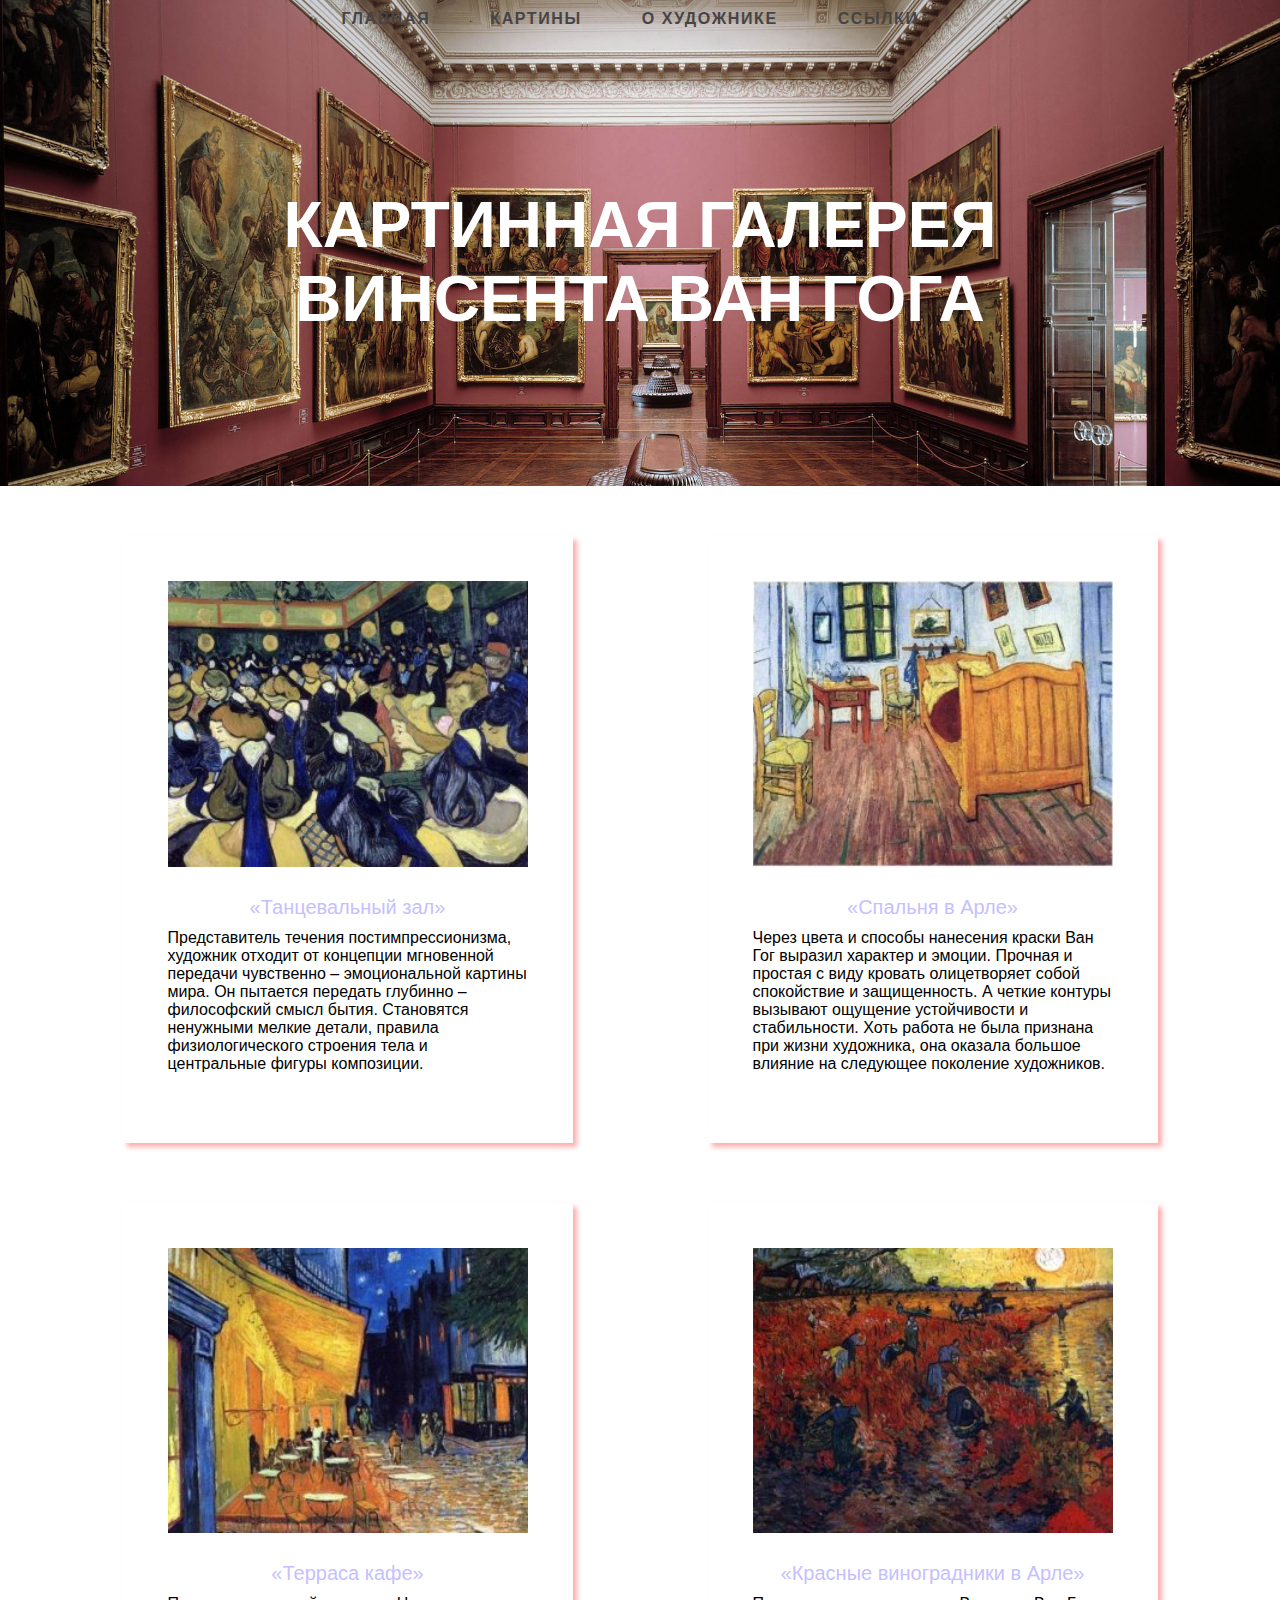
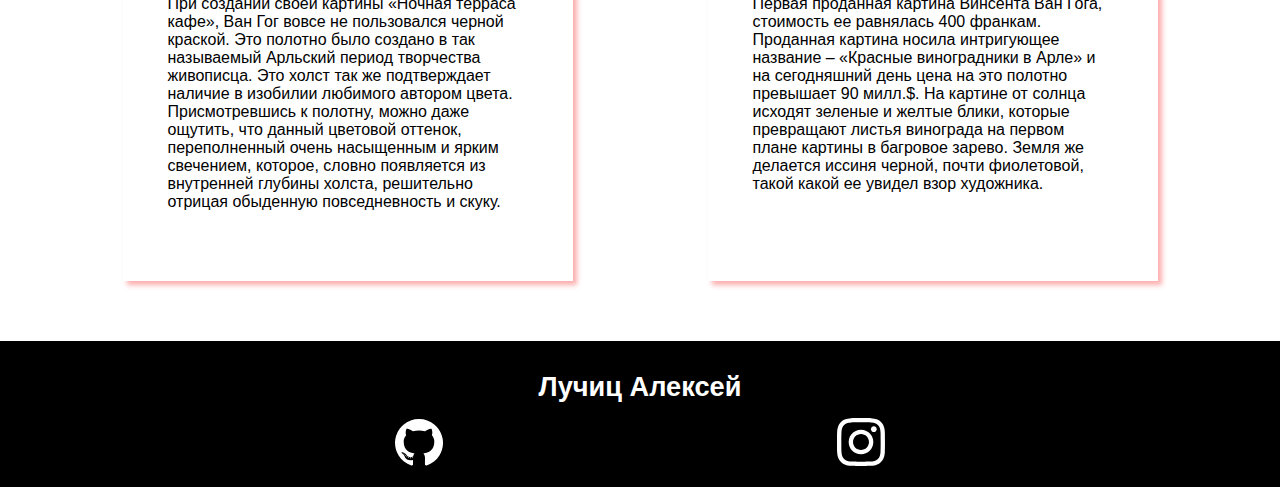
<file: index.html>
<!DOCTYPE html>
<html lang="ru">
<head>
	<meta charset="UTF-8">
	<title>Картинная галерея</title>
	<meta name="viewport" content="width=device-width, initial-scale=1, shrink-to-fit=no">
	<link rel="icon" href="img/favicon.png" type="image/x-icon">
	<link rel="shortcut icon" href="img/favicon.png" type="image/x-icon"> 
	<link rel="stylesheet" href="css/main.css">
</head>
<body>
	<header id="header" class="header">
		<div class="container">
			<div class="nav">
				<ul class="menu">
					<li>
						<a href="#">
							Главная
						</a>
					</li>
					<li>
						<a href="gallery.html">
							Картины
						</a>
					</li>
					<li>
						<a href="author.html">
							О художнике
						</a>
					</li>
					<li>
						<a href="#footer">
							Ссылки
						</a>
					</li>
				</ul>
				<button class="menu-open">
					<svg class="ham1" viewBox="0 0 100 100" width="50" onclick="this.classList.toggle('active')">
						<path class="top" d="m 30,33 h 40 c 0,0 9.044436,-0.654587 9.044436,-8.508902 0,-7.854315 -8.024349,-11.958003 -14.89975,-10.85914 -6.875401,1.098863 -13.637059,4.171617 -13.637059,16.368042 v 40" />
						<path class="middle" d="m 30,50 h 40" />
						<path class="bottom" d="m 30,67 h 40 c 12.796276,0 15.357889,-11.717785 15.357889,-26.851538 0,-15.133752 -4.786586,-27.274118 -16.667516,-27.274118 -11.88093,0 -18.499247,6.994427 -18.435284,17.125656 l 0.252538,40" />
					</svg>
				</button>
			</div>
			<div class="overlay">
				<h1 class="header-title"><b>Картинная галерея</b> <p> Винсента Ван Гога </p></h1>
			</div>
		</div>
	</header>
	<section id="about" class="about">
		<div class="container">
			<div class="card" >
				<img class="card-image" src="img/tanec.jpg" alt="Танцевальный зал">
				<h3 class="card-title"><a  class="next-page" href="gallery.html">«Танцевальный зал»</a></h3>
				<p class="card-text">Представитель течения постимпрессионизма, художник отходит от концепции мгновенной передачи чувственно – эмоциональной картины мира. Он пытается передать глубинно – философский смысл бытия. Становятся ненужными мелкие детали, правила физиологического строения тела и центральные фигуры композиции.
				</p>
			</div>
			<div class="card no-right-margin">
				<img class="card-image" src="img/spalnya.jpg" alt="Спальня в Арле">
				<h3 class="card-title"><a class="next-page" href="gallery.html">«Спальня в Арле»</a></h3>
				<p class="card-text">Через цвета и способы нанесения краски Ван Гог выразил характер и эмоции.
					Прочная и простая с виду кровать олицетворяет собой спокойствие и защищенность. А четкие контуры вызывают ощущение устойчивости и стабильности.
					Хоть работа не была признана при жизни художника, она оказала большое влияние на следующее поколение художников.</p>
			</div>
			<div class="card" >
				<img class="card-image" src="img/terasa.jpg" alt="Терраса кафе">
				<h3 class="card-title"><a class="next-page" href="gallery.html">«Терраса кафе»</a></h3>
				<p class="card-text">При создании своей картины «Ночная терраса кафе», Ван Гог вовсе не пользовался черной краской. Это полотно было создано в так называемый Арльский период творчества живописца. Это холст так же подтверждает наличие в изобилии любимого автором цвета.
					Присмотревшись к полотну, можно даже ощутить, что данный цветовой оттенок, переполненный очень насыщенным и ярким
					свечением, которое, словно появляется из внутренней глубины холста, решительно отрицая обыденную повседневность и скуку.</p>
			</div>
			<div class="card no-right-margin">
				<img class="card-image" src="img/mak.jpg" alt="Красные виноградники">
				<h3 class="card-title"><a class="next-page" href="gallery.html">«Красные виноградники в Арле»</a></h3>
				<p class="card-text">Первая проданная картина Винсента Ван Гога, стоимость ее равнялась 400 франкам.
					Проданная картина носила интригующее название – «Красные виноградники в Арле» и на сегодняшний день цена на это полотно превышает 90 милл.$. На картине от солнца исходят зеленые и желтые блики, которые превращают листья винограда на первом плане картины в багровое зарево. Земля же делается иссиня черной, почти фиолетовой, такой какой ее увидел взор художника.
				</p>
			</div>
		</div>
	</section>
	<footer id="footer" class="footer">
				<h4 class="footer-author">Лучиц Алексей</h4>
				<div class="social">
					<a class="social-git" target="_blank" href="https://github.com/ZXCghoul2009"><img src="img/Git.svg" alt="Github"></a>
					<a class="social-inst" target="_blank" href="https://www.instagram.com/imfuckingslave"><img src="img/Inst.svg" alt="Instagram"></a>
				</div>
	</footer>

	<script src="https://code.jquery.com/jquery-3.5.1.slim.min.js"></script>
	<script src="js/main.js"></script>
</body>
</html>
</file>
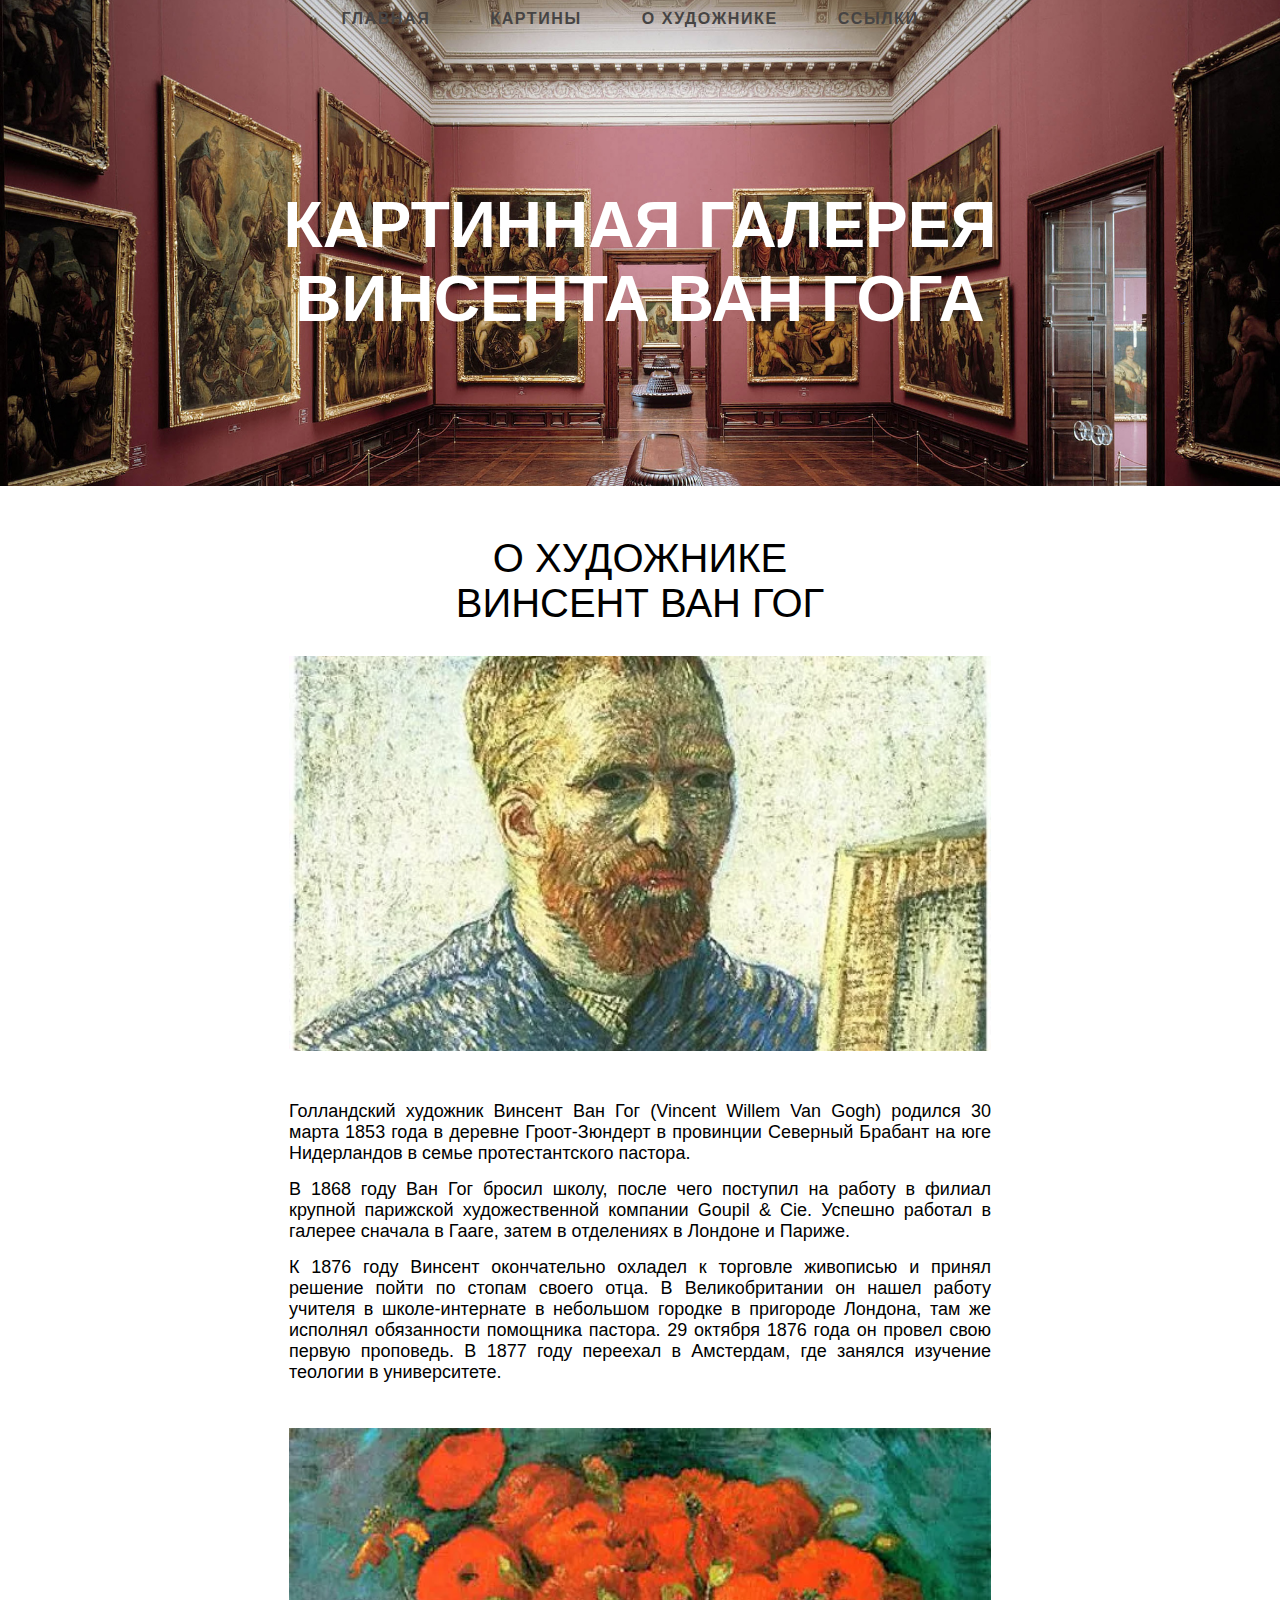
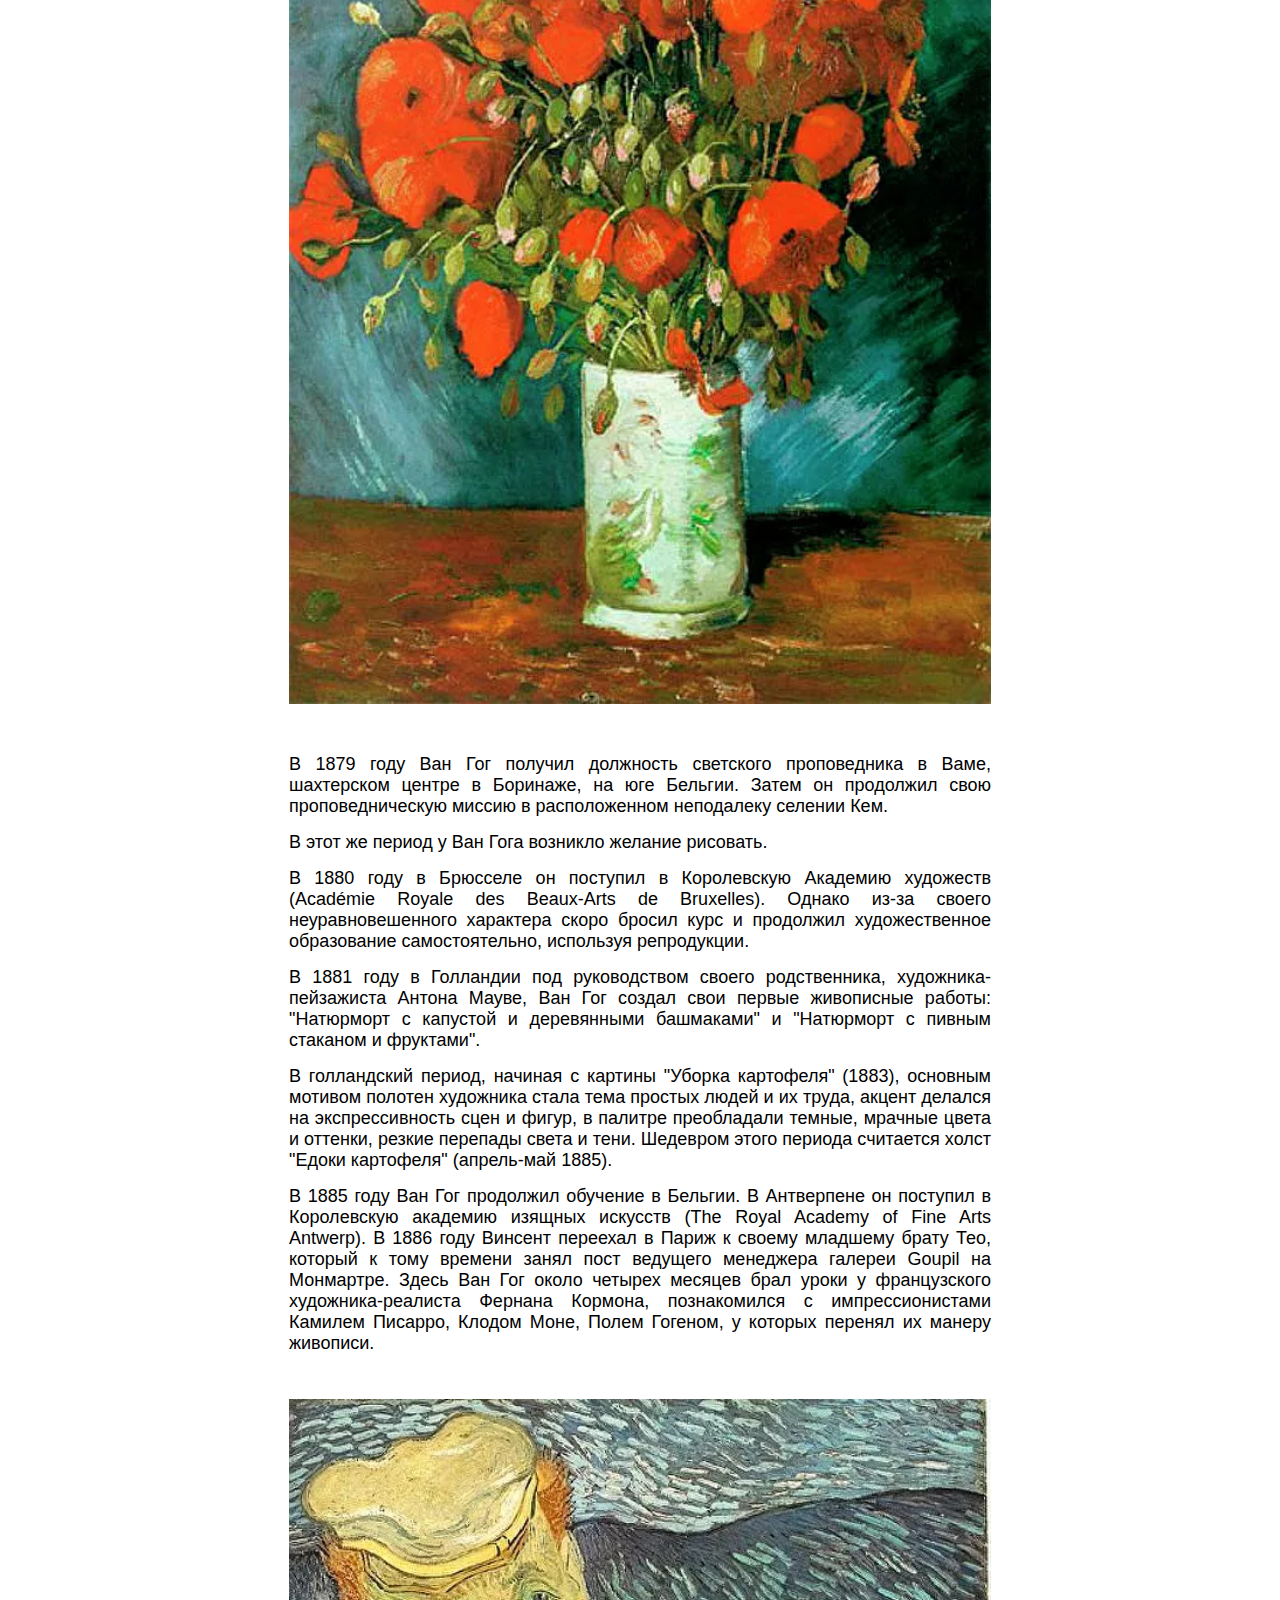
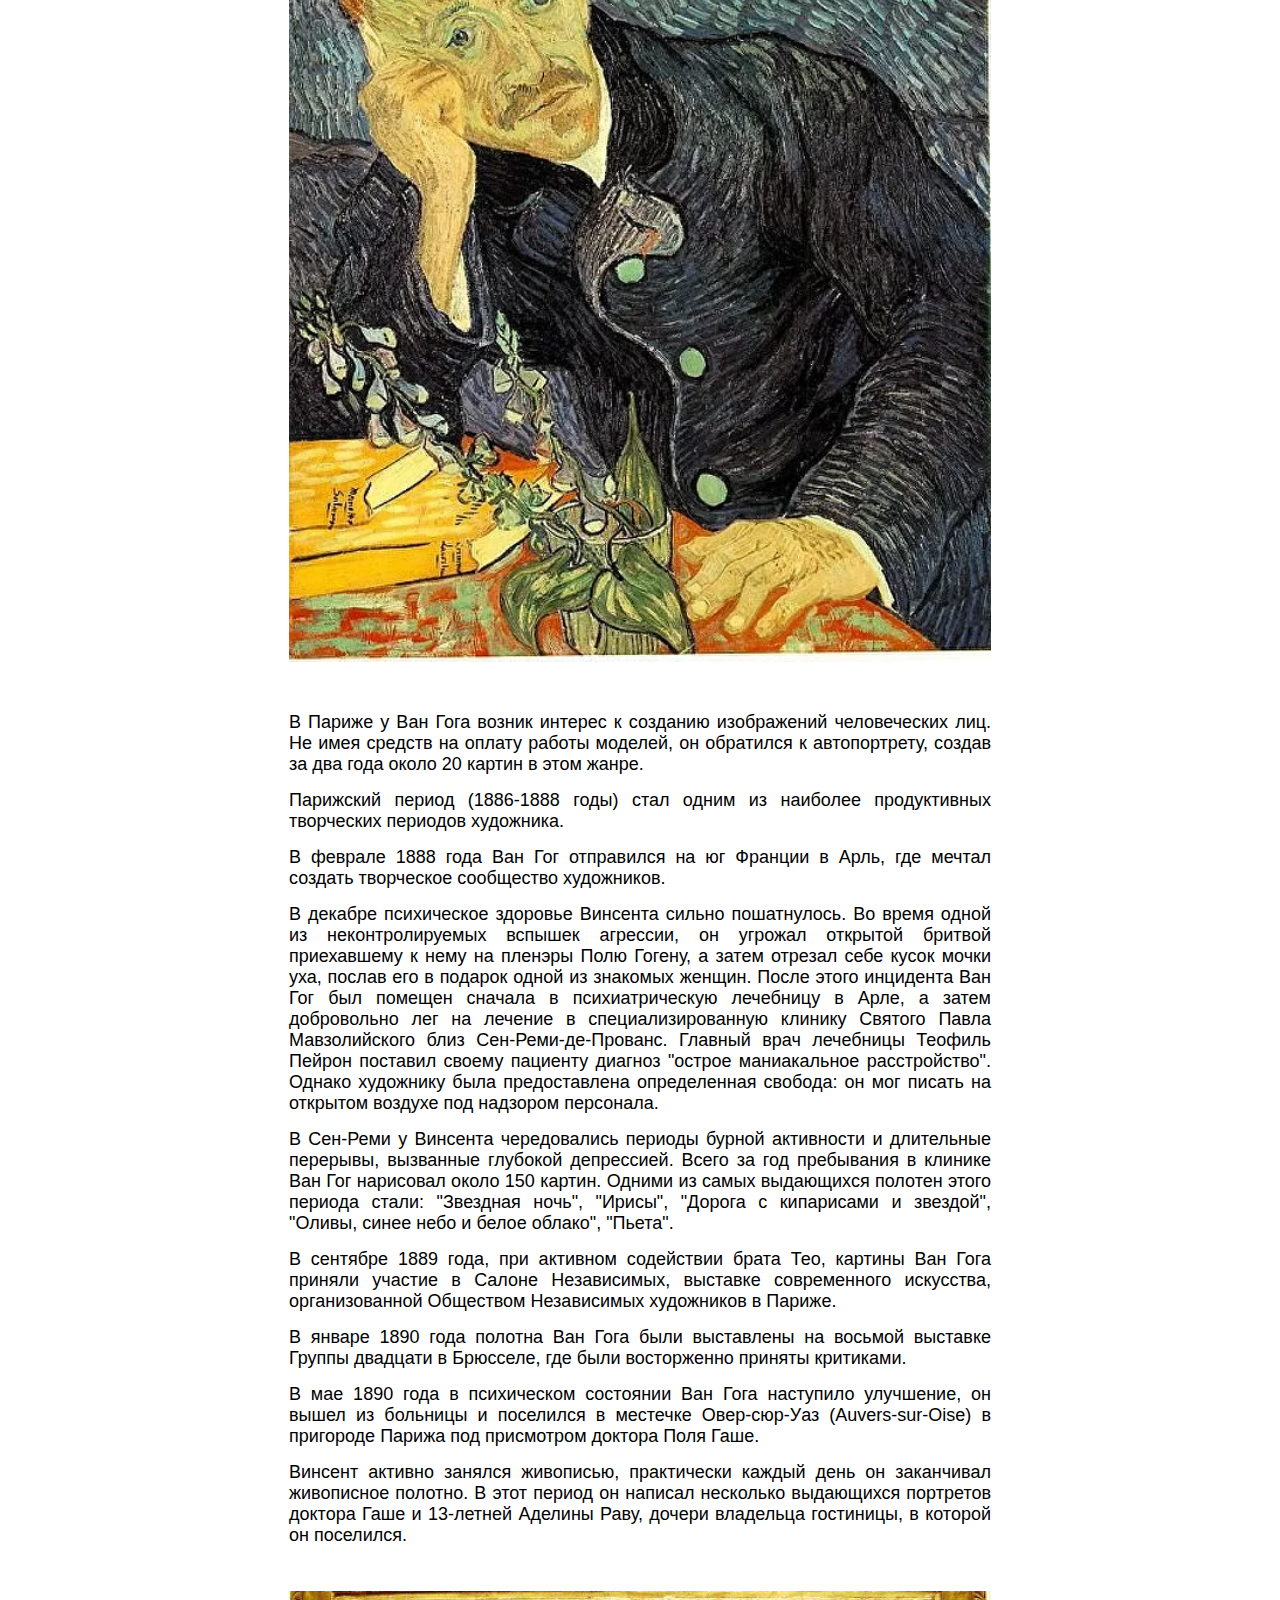
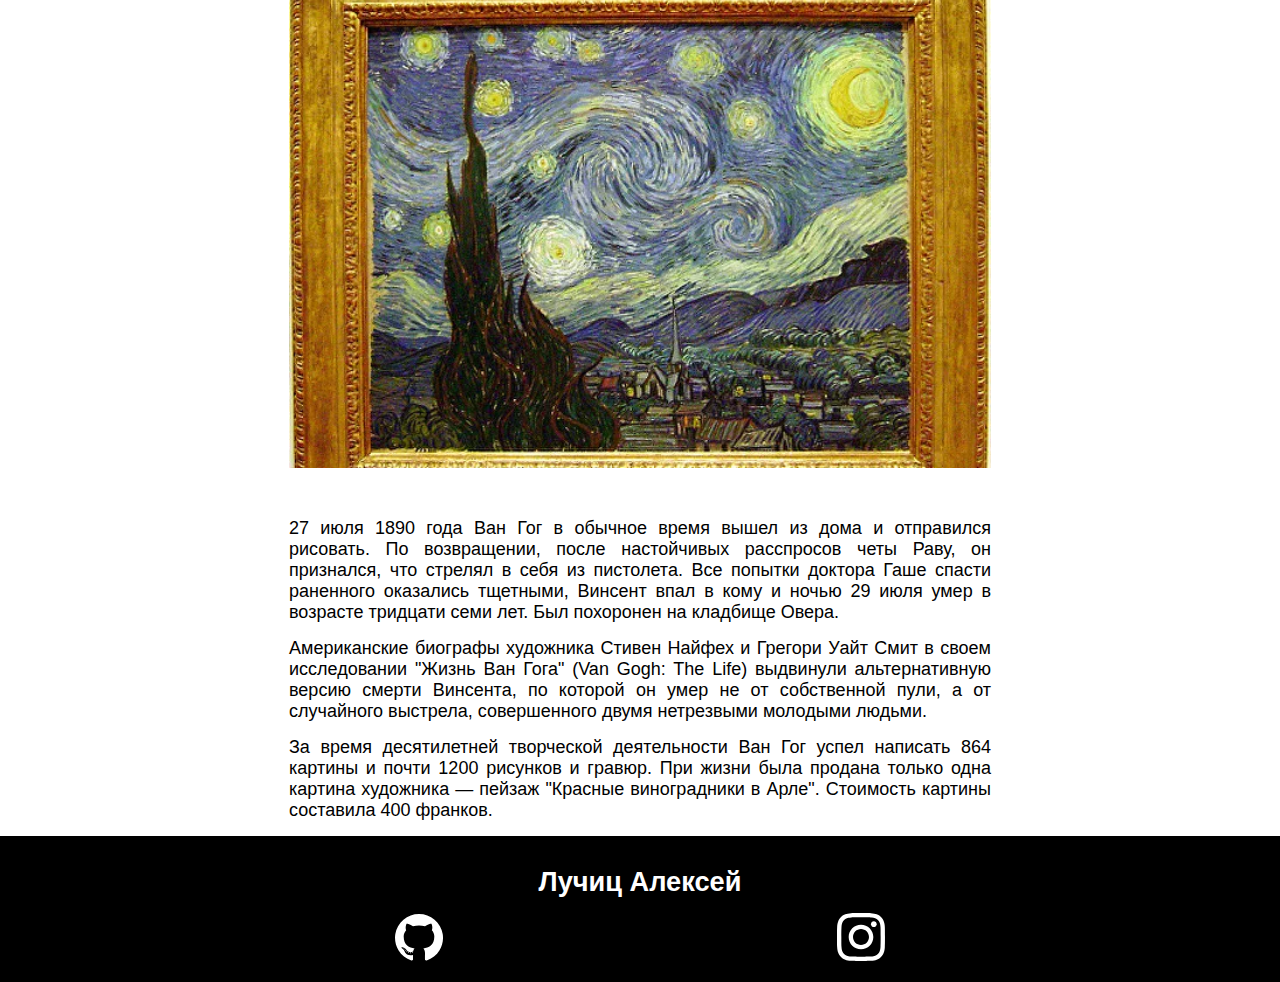
<file: author.html>
<!DOCTYPE html>
<html lang="ru">
<head>
    <meta charset="UTF-8">
    <title>О художнике</title>
    <meta name="viewport" content="width=device-width, initial-scale=1, shrink-to-fit=no">
    <link rel="icon" href="img/favicon.png" type="image/x-icon">
    <link rel="shortcut icon" href="img/favicon.png" type="image/x-icon">
    <link rel="stylesheet" href="css/main.css">
</head>
<body>
<header id="header" class="header">
    <div class="container">
        <div class="nav">
            <ul class="menu">
                <li>
                    <a href="index.html">
                        Главная
                    </a>
                </li>
                <li>
                    <a href="gallery.html">
                        Картины
                    </a>
                </li>
                <li>
                    <a href="#">
                        О художнике
                    </a>
                </li>
                <li>
                    <a href="#footer">
                        Ссылки
                    </a>
                </li>

            </ul>
            <button class="menu-open">
                <svg class="ham1" viewBox="0 0 100 100" width="50" onclick="this.classList.toggle('active')">
                    <path class="top" d="m 30,33 h 40 c 0,0 9.044436,-0.654587 9.044436,-8.508902 0,-7.854315 -8.024349,-11.958003 -14.89975,-10.85914 -6.875401,1.098863 -13.637059,4.171617 -13.637059,16.368042 v 40" />
                    <path class="middle" d="m 30,50 h 40" />
                    <path class="bottom" d="m 30,67 h 40 c 12.796276,0 15.357889,-11.717785 15.357889,-26.851538 0,-15.133752 -4.786586,-27.274118 -16.667516,-27.274118 -11.88093,0 -18.499247,6.994427 -18.435284,17.125656 l 0.252538,40" />
                </svg>
            </button>
        </div>
        <div class="overlay">
            <h1 class="header-title"><b>Картинная галерея</b> <p> Винсента Ван Гога </p></h1>
        </div>
    </div>
</header>
<section id="about" class="about">
    <div class="authors-title">
        <h1 class="title-author">О художнике</h1>
        <h2>Винсент Ван Гог</h2>
    </div>
        <div class="container">
            <div class="content">
            <img class="author-img" src="img/author-first-image.jpg" alt="Винсент Ван Гог">
            <p class="info">Голландский художник Винсент Ван Гог (Vincent Willem Van Gogh) родился 30 марта 1853 года в деревне Гроот-Зюндерт в провинции Северный Брабант на юге Нидерландов в семье протестантского пастора.

                <p class="info">В 1868 году Ван Гог бросил школу, после чего поступил на работу в филиал крупной парижской художественной компании Goupil & Cie. Успешно работал в галерее сначала в Гааге, затем в отделениях в Лондоне и Париже.
                </p>

                <p class="info">К 1876 году Винсент окончательно охладел к торговле живописью и принял решение пойти по стопам своего отца. В Великобритании он нашел работу учителя в школе-интернате в небольшом городке в пригороде Лондона, там же исполнял обязанности помощника пастора. 29 октября 1876 года он провел свою первую проповедь. В 1877 году переехал в Амстердам, где занялся изучение теологии в университете.</p>

                <img class="author-img" src="img/author-second-image.jpg" alt="Картина">
            <p class="info">
                В 1879 году Ван Гог получил должность светского проповедника в Ваме, шахтерском центре в Боринаже, на юге Бельгии. Затем он продолжил свою проповедническую миссию в расположенном неподалеку селении Кем.
            </p>
                <p class="info"> В этот же период у Ван Гога возникло желание рисовать.</p>

                <p class="info"> В 1880 году в Брюсселе он поступил в Королевскую Академию художеств (Académie Royale des Beaux-Arts de Bruxelles). Однако из-за своего неуравновешенного характера скоро бросил курс и продолжил художественное образование самостоятельно, используя репродукции.
                </p>
                <p class="info">
                    В 1881 году в Голландии под руководством своего родственника, художника-пейзажиста Антона Мауве, Ван Гог создал свои первые живописные работы: "Натюрморт с капустой и деревянными башмаками" и "Натюрморт с пивным стаканом и фруктами".
                </p>
                <p class="info"> В голландский период, начиная с картины "Уборка картофеля" (1883), основным мотивом полотен художника стала тема простых людей и их труда, акцент делался на экспрессивность сцен и фигур, в палитре преобладали темные, мрачные цвета и оттенки, резкие перепады света и тени. Шедевром этого периода считается холст "Едоки картофеля" (апрель-май 1885).
                </p>
                <p class="info">В 1885 году Ван Гог продолжил обучение в Бельгии. В Антверпене он поступил в Королевскую академию изящных искусств (The Royal Academy of Fine Arts Antwerp). В 1886 году Винсент переехал в Париж к своему младшему брату Тео, который к тому времени занял пост ведущего менеджера галереи Goupil на Монмартре. Здесь Ван Гог около четырех месяцев брал уроки у французского художника-реалиста Фернана Кормона, познакомился с импрессионистами Камилем Писарро, Клодом Моне, Полем Гогеном, у которых перенял их манеру живописи.
                </p>

            <img class="author-img" src="img/author-third-image.jpg" alt="Картина">
            <p class="info">В Париже у Ван Гога возник интерес к созданию изображений человеческих лиц. Не имея средств на оплату работы моделей, он обратился к автопортрету, создав за два года около 20 картин в этом жанре.

                <p class="info">Парижский период (1886-1888 годы) стал одним из наиболее продуктивных творческих периодов художника.
                </p>
                <p class="info">В феврале 1888 года Ван Гог отправился на юг Франции в Арль, где мечтал создать творческое сообщество художников.
                </p>
                <p class="info">В декабре психическое здоровье Винсента сильно пошатнулось. Во время одной из неконтролируемых вспышек агрессии, он угрожал открытой бритвой приехавшему к нему на пленэры Полю Гогену, а затем отрезал себе кусок мочки уха, послав его в подарок одной из знакомых женщин. После этого инцидента Ван Гог был помещен сначала в психиатрическую лечебницу в Арле, а затем добровольно лег на лечение в специализированную клинику Святого Павла Мавзолийского близ Сен-Реми-де-Прованс. Главный врач лечебницы Теофиль Пейрон поставил своему пациенту диагноз "острое маниакальное расстройство". Однако художнику была предоставлена определенная свобода: он мог писать на открытом воздухе под надзором персонала.
                </p>
            <p class="info">
            В Сен-Реми у Винсента чередовались периоды бурной активности и длительные перерывы, вызванные глубокой депрессией. Всего за год пребывания в клинике Ван Гог нарисовал около 150 картин. Одними из самых выдающихся полотен этого периода стали: "Звездная ночь", "Ирисы", "Дорога с кипарисами и звездой", "Оливы, синее небо и белое облако", "Пьета".

                <p class="info">В сентябре 1889 года, при активном содействии брата Тео, картины Ван Гога приняли участие в Салоне Независимых, выставке современного искусства, организованной Обществом Независимых художников в Париже.
                </p>
                <p class="info">В январе 1890 года полотна Ван Гога были выставлены на восьмой выставке Группы двадцати в Брюсселе, где были восторженно приняты критиками.
                </p>
                <p class="info">В мае 1890 года в психическом состоянии Ван Гога наступило улучшение, он вышел из больницы и поселился в местечке Овер-сюр-Уаз (Auvers-sur-Oise) в пригороде Парижа под присмотром доктора Поля Гаше.
                </p>
                <p class="info">Винсент активно занялся живописью, практически каждый день он заканчивал живописное полотно. В этот период он написал несколько выдающихся портретов доктора Гаше и 13-летней Аделины Раву, дочери владельца гостиницы, в которой он поселился.
                </p>

            <img class="author-img" src="img/author-fourth-image.jpg" alt="Картина">
            <p class="info">
            27 июля 1890 года Ван Гог в обычное время вышел из дома и отправился рисовать. По возвращении, после настойчивых расспросов четы Раву, он признался, что стрелял в себя из пистолета. Все попытки доктора Гаше спасти раненного оказались тщетными, Винсент впал в кому и ночью 29 июля умер в возрасте тридцати семи лет. Был похоронен на кладбище Овера.

                <p class="info">Американские биографы художника Стивен Найфех и Грегори Уайт Смит в своем исследовании "Жизнь Ван Гога" (Van Gogh: The Life) выдвинули альтернативную версию смерти Винсента, по которой он умер не от собственной пули, а от случайного выстрела, совершенного двумя нетрезвыми молодыми людьми.
                </p>
                <p class="info">За время десятилетней творческой деятельности Ван Гог успел написать 864 картины и почти 1200 рисунков и гравюр. При жизни была продана только одна картина художника — пейзаж "Красные виноградники в Арле". Стоимость картины составила 400 франков.
                </p>
            </div>
        </div>
</section>
<footer id="footer" class="footer">
    <h4 class="footer-author">Лучиц Алексей</h4>
    <div class="social">
        <a class="social-git" target="_blank" href="https://github.com/ZXCghoul2009"><img src="img/Git.svg" alt="Github"></a>
        <a class="social-inst" target="_blank" href="https://www.instagram.com/imfuckingslave"><img src="img/Inst.svg" alt="Instagram"></a>
    </div>
</footer>

<script src="https://code.jquery.com/jquery-3.5.1.slim.min.js"></script>
<script src="js/main.js"></script>
</body>
</html>
</file>
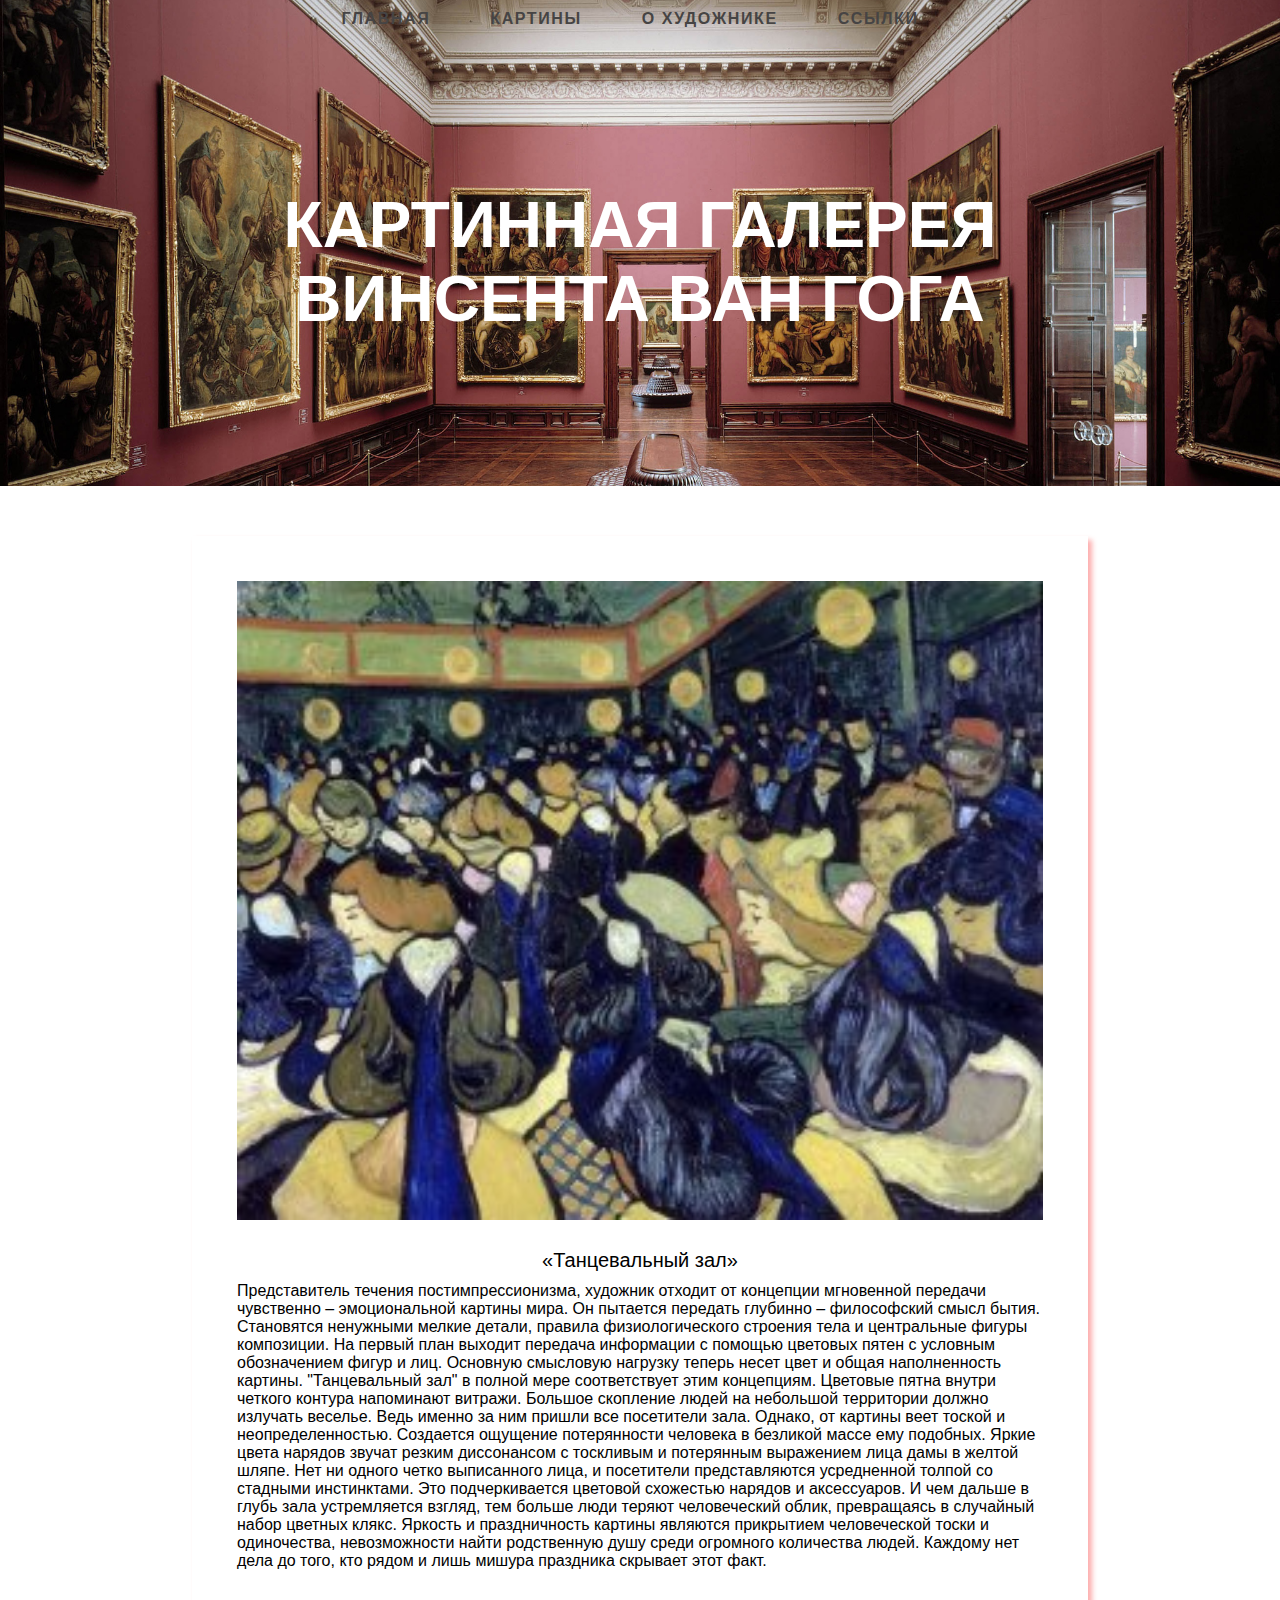
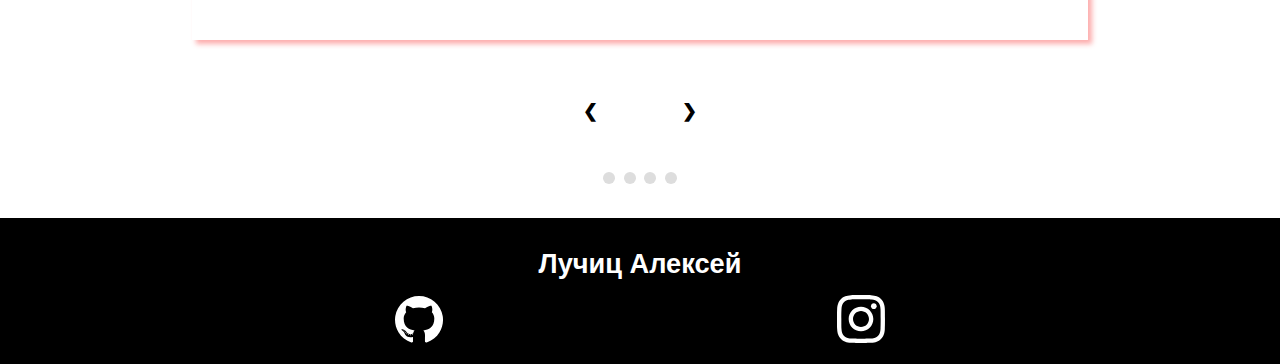
<file: gallery.html>
<!DOCTYPE html>
<html lang="ru">
<head>
    <meta charset="UTF-8">
    <meta name="viewport" content="width=device-width, initial-scale=1, shrink-to-fit=no">
    <title>Картины</title>
    <link rel="icon" href="img/favicon.png" type="image/x-icon">
    <link rel="shortcut icon" href="img/favicon.png" type="image/x-icon">
    <link rel="stylesheet" href="css/main.css">
</head>
<body>
<header id="header" class="header">
    <div class="container">
        <div class="nav">
            <ul class="menu">
                <li>
                    <a href="index.html">
                        Главная
                    </a>
                </li>
                <li>
                    <a href="#">
                        Картины
                    </a>
                </li>
                <li>
                    <a href="author.html">
                        О художнике
                    </a>
                </li>
                <li>
                    <a href="#">
                        Ссылки
                    </a>
                </li>
            </ul>
            <button class="menu-open">
                <svg class="ham1" viewBox="0 0 100 100" width="50" onclick="this.classList.toggle('active')">
                    <path class="top" d="m 30,33 h 40 c 0,0 9.044436,-0.654587 9.044436,-8.508902 0,-7.854315 -8.024349,-11.958003 -14.89975,-10.85914 -6.875401,1.098863 -13.637059,4.171617 -13.637059,16.368042 v 40" />
                    <path class="middle" d="m 30,50 h 40" />
                    <path class="bottom" d="m 30,67 h 40 c 12.796276,0 15.357889,-11.717785 15.357889,-26.851538 0,-15.133752 -4.786586,-27.274118 -16.667516,-27.274118 -11.88093,0 -18.499247,6.994427 -18.435284,17.125656 l 0.252538,40" />
                </svg>
            </button>
        </div>
        <div class="overlay">
            <h1 class="header-title"><b>Картинная галерея</b> <p> Винсента Ван Гога </p></h1>
        </div>
    </div>
</header>

<section class="gallery-content" id="anchor">
    <div class="gallery-card" >
        <img class="card-image" src="img/tanec.jpg" alt="Танцевальный зал">
            <h3 class="card-title">«Танцевальный зал»</h3>
                <p class="card-text"> Представитель течения постимпрессионизма, художник отходит от концепции мгновенной передачи чувственно – эмоциональной картины мира. Он пытается передать глубинно – философский смысл бытия. Становятся ненужными мелкие детали, правила физиологического строения тела и центральные фигуры композиции.

            На первый план выходит передача информации с помощью цветовых пятен с условным обозначением фигур и лиц. Основную смысловую нагрузку теперь несет цвет и общая наполненность картины.

            "Танцевальный зал"

            в полной мере соответствует этим концепциям. Цветовые пятна внутри четкого контура напоминают витражи. Большое скопление людей на небольшой территории должно излучать веселье. Ведь именно за ним пришли все посетители зала.
            Однако, от картины веет тоской и неопределенностью. Создается ощущение потерянности человека в безликой массе ему подобных. Яркие цвета нарядов звучат резким диссонансом с тоскливым и потерянным выражением лица дамы в желтой шляпе.

            Нет ни одного четко выписанного лица, и посетители представляются усредненной толпой со стадными инстинктами. Это подчеркивается цветовой схожестью

            нарядов и аксессуаров. И чем дальше в глубь зала устремляется взгляд, тем больше люди теряют человеческий облик, превращаясь в случайный набор цветных клякс.
            Яркость и праздничность картины являются прикрытием человеческой тоски и одиночества, невозможности найти родственную душу среди огромного количества людей. Каждому нет дела до того, кто рядом и лишь мишура праздника скрывает этот факт.

                </p>
    </div>
        <div class="gallery-card">
            <img class="card-image" src="img/spalnya.jpg" alt="Спальня в арле">
                <h3 class="card-title">«Спальня в Арле»</h3>
                    <p class="card-text">
                        Во время пребывания в Арле Ван Гог нарисовал свою спальню. В течение нескольких дней он болел и был прикован к кровати, чем и объяснил свое желание нарисовать именно эту комнату. На самом деле существует три версии картины.

                        Первую версию картины художник написал в 1888 году и отправил эскиз своему брату. Ван Гог хотел, чтобы картина оказывала успокаивающее действие. Специально для этого нарисовал стены

                            бледно-фиолетовыми. Деревянная кровать и стул желтого оттенка, который являлся любимым цветом Ван Гога, а покрывало алого цвета. При изображении окна использован зеленый цвет, а сами ставни закрыты. Этими разными цветами он хотел выразить абсолютный покой. В настоящее время эта картина находится в музее Ван Гога в Амстердаме.
                            Однако полотно, которое находилось у брата Тео, было повреждено во время наводнения. Именно поэтому Ван Гог нарисовал вторую копию картины. Хоть все предметы сохранили свое месторасположение, некоторые цвета были немного изменены. С 1926 года картиной владеет Художественный институт

                            в Чикаго.
                                В 1889 году нарисовал уменьшенные копии своих наиболее получившихся работ. Третью копию «Спальни в Арле» он подарил сестре. А с 1959 года картина находится в музее Орсэ в Париже.

                                В работе использованы яркие и смелые цвета. Необычным аспектом картины является искривленное изображение спальни, что делает ее уникальной и легко узнаваемой. Через цвета и способы нанесения краски Ван Гог выразил характер и эмоции.

                        Возможно, изображение спальни передает чувство благополучия и хозяйственности в собственном доме. Прочная и простая с виду кровать олицетворяет собой спокойствие и защищенность. А четкие контуры вызывают ощущение устойчивости и стабильности.

                            Хоть работа не была признана при жизни художника, она оказала большое влияние на следующее поколение художников.

                    </p>
        </div>
        <div class="gallery-card" >
            <img class="card-image" src="img/terasa.jpg" alt="Терасса">
                <h3 class="card-title">«Терраса кафе»</h3>
                    <p class="card-text">При создании своей картины «Ночная терраса кафе», Ван Гог вовсе не пользовался черной краской. Но вряд ли кто-то станет утверждать, что на холсте изображается не ночное время. Это полотно было создано в так называемый Арльский период творчества живописца (в это время в работах художника явно преобладала желтая палитра оттенков). Это холст так же подтверждает наличие в изобилии любимого автором цвета.

                    Присмотревшись к полотну, можно даже ощутить, что данный цветовой оттенок, переполненный очень насыщенным и ярким

                    свечением, которое, словно появляется из внутренней глубины холста, решительно отрицая обыденную повседневность и скуку.
                    Существуют предположения, что в период создания этого полотна Ван Гог испробовал принципиально новый подход к воспроизведению окружающей действительности: он рисовал ночную террасу не в своей мастерской, как обычно все делали, а работал непосредственно под ночным небом. Как известно из журналистских сообщений, для работы в темное время суток художник с целью освещения, пользовался прикрепленными на шляпу свечами.
                        Фактических доказательств, которые подтверждали бы наличие столь

                        неординарного головного убора, нет. Всего лишь раз об этом упоминается при переписке, где автор замечает несправедливый поход к роли одной свечи, а ведь ее вполне достаточно, чтобы исключить появление «традиционной ночи, с беловатым и холодным светом…»
                        Всю композицию «Терраса кафе» исследователи и критики рассматривают как вариант очень схожий с известной работой Анкетена «Авеню де Клиши вечером». А вообще у картины Ван Гога «Терраса кафе» преобладает чисто позитивный настрой, именно благодаря очень оригинальному световому решению, что позволяет простому зрителю воспринимать холст в качестве объекта материальных и духовных ценностей.

                    </p>
    </div>
        <div class="gallery-card">
            <img class="card-image" src="img/mak.jpg" alt="Красные виноградники в Арле">
                <h3 class="card-title">«Красные виноградники в Арле»</h3>
                <p class="card-text"> Впоследствии великий, а при жизни совсем не ценимый соотечественниками художник Винсент Ван Гог продал всего одну картину, стоимость ее равнялась 400 франкам, что для бедного нищего художника было целое состояние. Проданная картина носила интригующее название – «Красные виноградники в Арле» и на сегодняшний день цена на это полотно превышает 90 миллионов долларов.

            История картины такова:

            Совсем не пользуясь успехом у критиков и местной публики Ваг Гог не отчаивался, а продолжал писать картину за картиной, в надежде,

            что следующее полотно обязательно принесет удачу и славу. Но этого не происходило и полотна копились в его убогой квартирке, а он все рисовал, причем предпочитал рисовать с натуры, совершенно верно полагая, что после прихода домой многие краски сотрутся из памяти и их уже будет сложно восстановить.
            Однажды, в году 1888, Ван Гог как обычно отправился рисовать на природу, возвращался, он только к вечеру, потому его возничий не спешил за ним приехать. А когда телега все же покатилась по направлению к дому, Ван Гог вдруг увидел заходящее солнце, которое своими лучами осветило ближайший виноградник, превратив

            виноградные листья в бушующее красное пламя, а людей и землю вокруг в фиолетовые и синие точки. Небо же стало совершенно желтым.
            Немедленно приказав вознице остановить лошадь, художник слез с телеги и начал рисовать пейзаж, стремясь запечатлеть тот миг, который так поразил его воображение. Так родилась картина «Красные виноградники в Арле». Критики и люди, не интересующиеся творчеством художника, стремились осмеять эту картину, сказать, что все на ней неестественно, хотя, что может быть красивей и естественней простого крестьянского труда в лучах вечернего заката.

            На картине от солнца исходят зеленые и желтые блики, которые превращают листья винограда на первом плане картины в багровое зарево. Земля же делается иссиня черной, почти фиолетовой, такой какой ее увидел взор художника. Тем, кто продолжает утверждать, что это неестественно, просто иногда нужно выбираться из дому и любоваться закатом, который придает всему окружающему неповторимое волшебство.

                </p>
        </div>
    <a href="#anchor" class="prev" onclick="minusSlide()">&#10094;</a>
    <a href="#anchor" class="next" onclick="plusSlide()">&#10095;</a>

</section>

    <div class="slider-dots">
        <span class="slider-dots_item"  onclick="currentSlide(1)"></span>
        <span class="slider-dots_item" onclick="currentSlide(2)"></span>
        <span class="slider-dots_item" onclick="currentSlide(3)"></span>
        <span class="slider-dots_item" onclick="currentSlide(4)"></span>
    </div>
<footer class="footer" id="footer">
    <h4 class="footer-author">Лучиц Алексей</h4>
        <div class="social">
            <a class="social-git" target="_blank" href="https://github.com/ZXCghoul2009"><img src="img/Git.svg" alt="Github"></a>
            <a class="social-inst" target="_blank" href="https://www.instagram.com/imfuckingslave"><img src="img/Inst.svg" alt="Instagram"></a>
        </div>
</footer>
</body>
<script src="https://code.jquery.com/jquery-3.5.1.slim.min.js"></script>
<script src="js/main.js"></script>
<script src="js/script.js"></script>
</html>
</file>
<file: css/main.css>
body {
	padding: 0;
	margin: 0;
	font-family: 'Helvetica', 'Arial', sans-serif;
	color: black;
	font-size: 16px;
}

* {
	box-sizing: border-box;
}

h1, h2, h3, h4, h5, h6{
	margin: 0;
	font-size: 100%;
	font-weight: normal;
}


a {
	color: cornflowerblue;
	text-decoration: none;
}
a:hover {
	color: #b2c5ff;
}

p {
	margin: 0;
}

ul, li {
	display: block;
	padding: 0;
	margin: 0;
}

.container {
	display: flex;
	flex-wrap: wrap;
	width: 1170px;
	justify-content: space-around;
	margin: 0 auto;

}

.header {
	background: url('../img/fon.jpeg');
	background-color: #eee;
	text-align: center;
	background-size: cover;
	background-position: center;
	height:auto;

}

.header-title {
	font-size: 4rem;
	color: white;
	text-transform: uppercase;
	font-weight: 600;
	margin: auto;
}

.overlay {
	margin-top: 160px;
	margin-bottom: 150px;
	width: 100%;
	height: 100%;
	display: flex;

}
header a {
	color: #464444;
}

.menu {
	display: flex;
}

.menu li a {
	text-transform: uppercase;
	font-size: 1rem;
	font-weight: bold;
	letter-spacing: 0.1em;
}

.menu li a:hover {
	border-bottom: 1px solid #000;
}

.menu li {
	margin-right: 40px;
	margin-left: 20px;
}

.nav {
   margin-top: 10px;
}
.about {
	margin-top: 50px;
}
.card {
	width:450px;
	margin-bottom: 60px;
    box-shadow:4px 4px 5px rgba(250, 50, 50, .4);
	padding:45px 45px 70px 45px;
}

.card-title {
	font-size: 1.25em;
	font-weight: 500;
	margin-bottom:10px;
	text-align: center;
}

.card-text {
	font-size: 1em;
	text-align: left;
}
.card-image {
	width:100%;
	margin-bottom:25px;
}

.footer {
	background-color:#000;
	height: 146px;
}

.footer-author {
	font-weight: bold;
	text-align: center;
	color:white;
	font-size: 1.7rem;
	padding: 30px 0 15px;
}

.social {
	display: flex;
	justify-content: space-evenly;
	margin: auto;
}

.menu-open {
	background: none;
    border: none;
    margin-left: 20px;
    display: none
}

.header .show-menu {
	display: block;
	position: absolute;
    background: rgba(0,0,0,0.4);
    left: 0;
    top: 0;
    width: 100%;
    padding: 80px 20px 20px 40px;
}

.header .show-menu li {
	margin-bottom: 15px;
}
.ham1 {
	cursor: pointer;
	color: transparent;
	transition: transform 400ms;
}
.svg.ham1 {
	user-select: none;
}

.ham1 path{
	fill: none;
	transition: stroke-dasharray 400ms, stroke-dashoffset 400ms;
	stroke: #000;
	stroke-width: 5.5;
	stroke-linecap: round;
}
.ham1.active {
	transform: rotate(45deg);
}
.ham1 .top {
	stroke-dasharray: 40 139;
}
.ham1 .bottom {
	stroke-dasharray: 40 180;
}
.ham1.active .top {
	stroke-dashoffset: -98px;
}
.ham1.active .bottom {
	stroke-dashoffset: -138px;
}

.next-page {
	color: #c5bfff;
}

a:hover {
	color: #b2c5ff;
}

.gallery-content {
	text-align: center;
	width: 70%;
	margin:50px auto;
}

.gallery-card {
	margin-bottom: 60px;
	padding:45px 45px 70px 45px;
	box-shadow:4px 4px 5px rgba(250, 50, 50, .4);
}

.gallery-content .prev, .gallery-content .next {
	cursor: pointer;
	position: revert;
	margin-left: 20px;
	margin-right: 20px;
	width: auto;
	padding: 20px;
	color: black;
	font-weight: bold;
	font-size: 18px;
	transition: 0.6s ease;
	border-radius: 0 3px 3px 0;
}

.gallery-content .next {
	right: 0;
	border-radius: 3px 0 0 3px;
}

.gallery-content .prev:hover,
.gallery-content .next:hover {
	background-color: rgba(204, 191, 191, 0.4);
}

.slider-dots {
	text-align: center;
}

.slider-dots_item{
	cursor: pointer;
	height: 12px;
	width: 12px;
	margin: 0 2px 30px;
	background-color: #ddd;
	border-radius: 50%;
	display: inline-block;
	transition: background-color 0.6s ease;
}


.slider-dots_item:hover {
	background-color: #5e5d5d;
}


.gallery-content.gallery-card {
	-webkit-animation-name: fade;
	-webkit-animation-duration: 1.5s;
	animation-name: fade;
	animation-duration: 1.5s;
}

.authors-title {
	margin-top: 30px;
	text-align: center;
	font-size: 2.5rem;
	text-transform: uppercase;
	font-weight: bolder;
}

.author-img {
	width: 100%;
	margin: 30px 0 30px;
}

.content {
	width: 60%;
	display: block;
	text-align: justify;
	font-size: 1.125em;

}

.info {
	margin-bottom: 15px;
	margin-top: 15px;
}

@-webkit-keyframes fade {
	from {
		opacity: .4
	}
	to {
		opacity: 1
	}
}

@keyframes fade {
	from {
		opacity: .4
	}
	to {
		opacity: 1
	}
}

@media screen and (max-width: 1200px) {
	.container {
		width: 1140px;
	}
}

@media screen and (max-width: 1199px) {
	.container {
		width: 960px;
	}
}

@media screen and (max-width: 991px) {
	.header-title {
		font-size: 3.5rem;
    }
	.container {
		width: 720px;
	}
}

@media screen and (max-width: 767px) {
	.header-title {
		font-size: 3rem;
	}
	.container {

		width: 540px;
	}
	.content {
		font-size: 1em;
	}
	header a {
		color: #fff;
	}
	.menu {
		 display: none;
	 }
	.menu-open {
		display: block;
		margin-left: auto;
	}

}

@media screen and (max-width: 575px) {
	.header-title {
		font-size: 1.7rem;
	}
	.container {
		width: 100%;
		padding: 0 15px;

	}
	.content {
		font-size: 13px;
	}
	.authors-title {
		font-size: 1.2rem;
	}

	.menu-open {
		margin-left: auto;
	}
	.footer-author {
		font-size: 1.3rem;
	}
}

@media screen and (max-width: 320px) {
	.gallery-content .prev, .gallery-content .next {
		margin: 0 10px;
		padding: 15px;
	}
	.card-title {
		font-size: 1em;
	}
	.card-text {
		font-size: 0.82em;
	}
}
</file>
